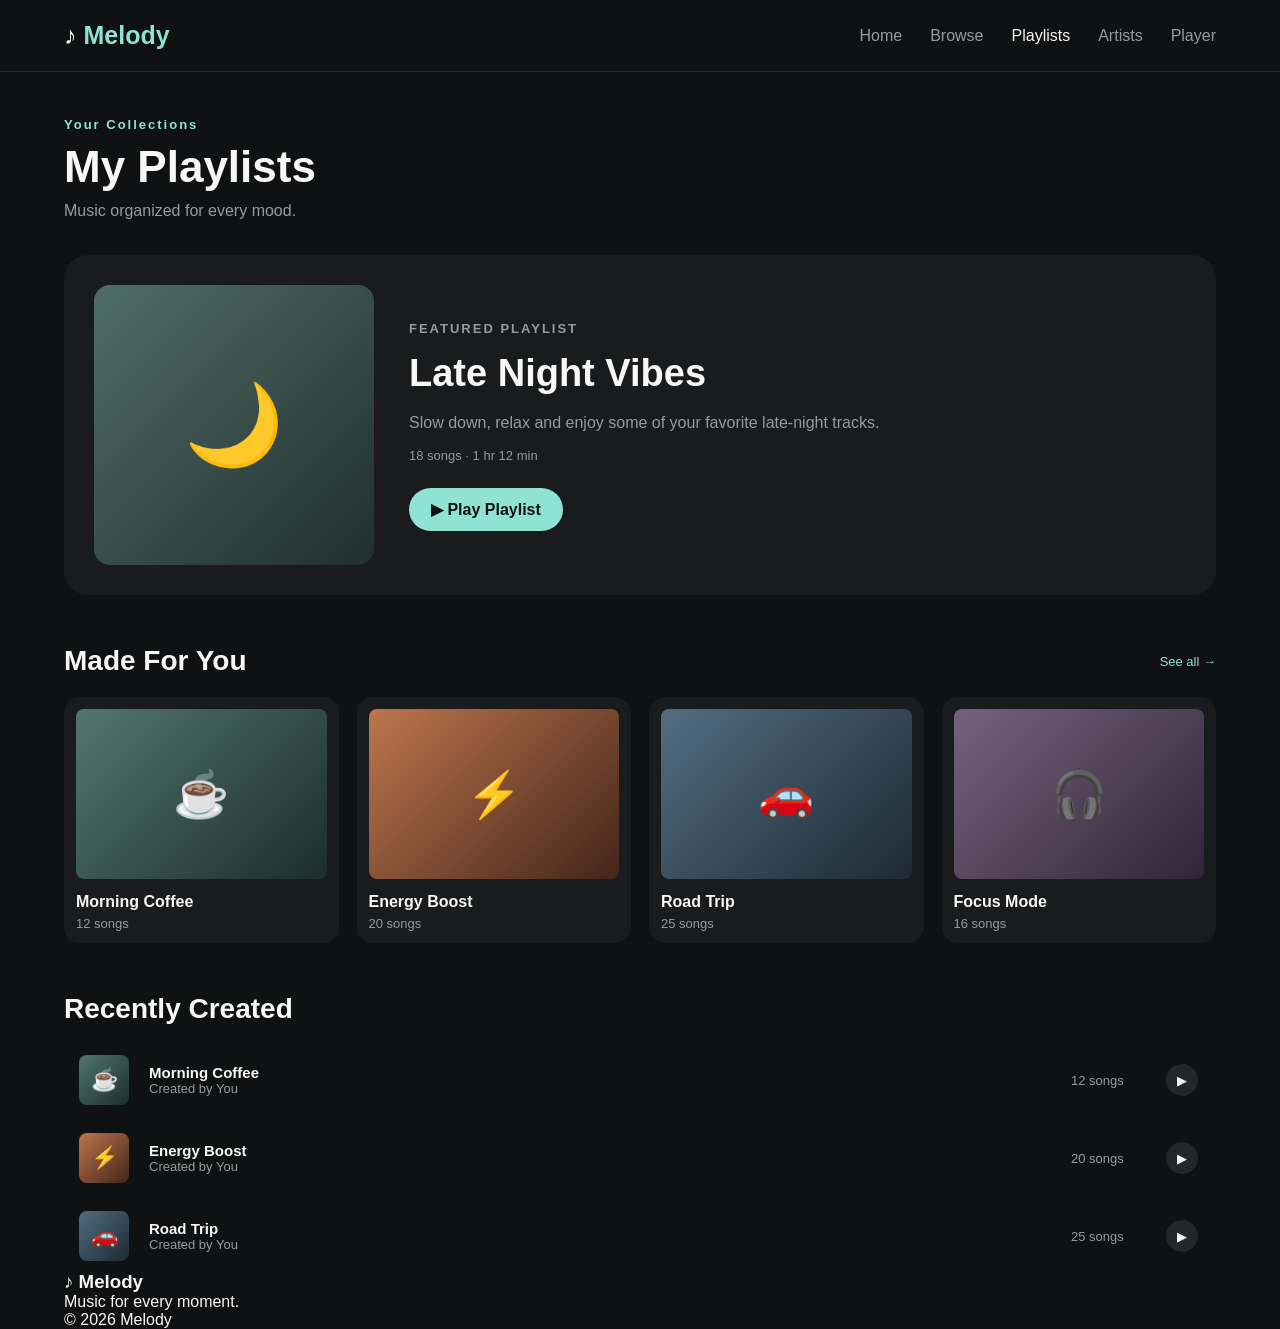
<file: playlists/playlists.html>
<!doctype html>
<html lang="en">
  <head>
    <meta charset="UTF-8" />

    <meta name="viewport" content="width=device-width, initial-scale=1.0" />

    <title>Melody - Playlists</title>

    <link rel="stylesheet" href="../common.css" />
    <link rel="stylesheet" href="playlists.css" />
  </head>

  <body>
    <!-- NAVBAR -->

    <nav class="navbar">
      <a href="../home/index.html" class="logo"> ♪ <span>Melody</span> </a>

      <div class="nav-links">
        <a href="../home/index.html"> Home </a>

        <a href="../browse/browse.html"> Browse </a>

        <a href="playlists.html" class="active"> Playlists </a>

        <a href="../artists/artists.html"> Artists </a>

        <a href="../player/player.html"> Player </a>
      </div>
    </nav>

    <main class="container fade-in">
      <!-- PAGE HEADER -->

      <section class="page-header">
        <p>Your Collections</p>

        <h1>My Playlists</h1>

        <span> Music organized for every mood. </span>
      </section>

      <!-- FEATURED PLAYLIST -->

      <section class="featured-playlist">
        <div class="featured-cover">
          <span>🌙</span>
        </div>

        <div class="featured-info">
          <p class="playlist-label">FEATURED PLAYLIST</p>

          <h2>Late Night Vibes</h2>

          <p>
            Slow down, relax and enjoy some of your favorite late-night tracks.
          </p>

          <span class="track-count"> 18 songs · 1 hr 12 min </span>

          <a href="../player/player.html" class="btn"> ▶ Play Playlist </a>
        </div>
      </section>

      <!-- PLAYLIST CARDS -->

      <section class="section">
        <div class="section-heading">
          <h2>Made For You</h2>

          <a href="#"> See all → </a>
        </div>

        <div class="playlist-grid">
          <article class="playlist-card">
            <div class="cover cover-one">
              <span>☕</span>
            </div>

            <h3>Morning Coffee</h3>

            <p>12 songs</p>
          </article>

          <article class="playlist-card">
            <div class="cover cover-two">
              <span>⚡</span>
            </div>

            <h3>Energy Boost</h3>

            <p>20 songs</p>
          </article>

          <article class="playlist-card">
            <div class="cover cover-three">
              <span>🚗</span>
            </div>

            <h3>Road Trip</h3>

            <p>25 songs</p>
          </article>

          <article class="playlist-card">
            <div class="cover cover-four">
              <span>🎧</span>
            </div>

            <h3>Focus Mode</h3>

            <p>16 songs</p>
          </article>
        </div>
      </section>

      <!-- RECENT PLAYLISTS -->

      <section class="section">
        <div class="section-heading">
          <h2>Recently Created</h2>
        </div>

        <div class="recent-playlists">
          <div class="recent-playlist">
            <div class="mini-cover cover-one">☕</div>

            <div>
              <h3>Morning Coffee</h3>

              <p>Created by You</p>
            </div>

            <span> 12 songs </span>

            <button>▶</button>
          </div>

          <div class="recent-playlist">
            <div class="mini-cover cover-two">⚡</div>

            <div>
              <h3>Energy Boost</h3>

              <p>Created by You</p>
            </div>

            <span> 20 songs </span>

            <button>▶</button>
          </div>

          <div class="recent-playlist">
            <div class="mini-cover cover-three">🚗</div>

            <div>
              <h3>Road Trip</h3>

              <p>Created by You</p>
            </div>

            <span> 25 songs </span>

            <button>▶</button>
          </div>
        </div>
      </section>
    </main>

    <!-- FOOTER -->

    <footer class="footer">
      <div class="container">
        <h3>♪ Melody</h3>

        <p>Music for every moment.</p>

        <span> © 2026 Melody </span>
      </div>
    </footer>
  </body>
</html>
</file>
<file: common.css>
/* ================================
   MELODY - COMMON CSS
================================ */

:root {
  /* Colors */
  --bg-color: #101112;
  --surface-color: #191b1d;
  --surface-hover: #242729;

  --primary-color: #8ee3d2;
  --secondary-color: #ff9f68;

  --text-color: #f7f7f5;
  --muted-text: #969b9c;

  --border-color: #292d2f;

  /* Sizes */
  --small-text: 13px;
  --normal-text: 16px;
  --large-text: 20px;

  --heading-medium: 28px;
  --heading-large: 44px;

  /* Spacing */
  --space-small: 10px;
  --space-medium: 20px;
  --space-large: 40px;

  /* Radius */
  --radius-small: 8px;
  --radius-medium: 16px;
  --radius-large: 24px;

  /* Width */
  --max-width: 1200px;
}

/* ================================
   RESET
================================ */

* {
  margin: 0;
  padding: 0;
  box-sizing: border-box;
}

body {
  background-color: var(--bg-color);
  color: var(--text-color);

  font-family: Arial, sans-serif;

  min-height: 100vh;
}

a {
  text-decoration: none;
  color: inherit;
}

button,
input {
  font-family: inherit;
}

/* ================================
   CONTAINER
================================ */

.container {
  width: 90%;
  max-width: var(--max-width);

  margin: 0 auto;
}

/* ================================
   NAVBAR
================================ */

.navbar {
  min-height: 72px;

  padding: 0 5%;

  display: flex;
  align-items: center;
  justify-content: space-between;

  border-bottom: 1px solid var(--border-color);
}

.logo {
  font-size: 25px;
  font-weight: bold;
}

.logo span {
  color: var(--primary-color);
}

.nav-links {
  display: flex;
  align-items: center;

  gap: 28px;
}

.nav-links a {
  color: var(--muted-text);

  font-size: var(--normal-text);

  transition: color 0.3s ease;
}

.nav-links a:hover {
  color: var(--primary-color);
}

.nav-links .active {
  color: var(--text-color);
}

/* ================================
   BUTTON
================================ */

.btn {
  display: inline-block;

  padding: 12px 22px;

  border: none;
  border-radius: 25px;

  background-color: var(--primary-color);
  color: var(--bg-color);

  font-size: var(--normal-text);
  font-weight: bold;

  cursor: pointer;

  transition:
    transform 0.3s ease,
    background-color 0.3s ease;
}

.btn:hover {
  transform: translateY(-3px);

  background-color: var(--secondary-color);
}

/* ================================
   SECTION
================================ */

.section {
  margin-top: 50px;
}

.section-heading {
  display: flex;
  align-items: center;
  justify-content: space-between;

  margin-bottom: 20px;
}

.section-heading h2 {
  font-size: var(--heading-medium);
}

.section-heading a {
  color: var(--primary-color);

  font-size: var(--small-text);
}

/* ================================
   FADE ANIMATION
================================ */

.fade-in {
  animation: fadeIn 0.7s ease;
}

@keyframes fadeIn {
  from {
    opacity: 0;
    transform: translateY(15px);
  }

  to {
    opacity: 1;
    transform: translateY(0);
  }
}

/* ================================
   MOBILE NAVBAR
================================ */

@media (max-width: 700px) {
  .navbar {
    padding: 18px 5%;

    flex-direction: column;

    gap: 15px;
  }

  .nav-links {
    gap: 15px;

    flex-wrap: wrap;

    justify-content: center;
  }
}

.navbar-frame {
  width: 100%;
  height: 75px;
  border: none;
  display: block;
}
</file>
<file: playlists/playlists.css>
/* ================================
   PLAYLIST PAGE
================================ */

.page-header {
  margin-top: 45px;
}

.page-header p {
  color: var(--primary-color);

  font-size: var(--small-text);

  font-weight: bold;

  letter-spacing: 2px;

  margin-bottom: 10px;
}

.page-header h1 {
  font-size: var(--heading-large);

  margin-bottom: 10px;
}

.page-header span {
  color: var(--muted-text);
}

/* ================================
   FEATURED PLAYLIST
================================ */

.featured-playlist {
  margin-top: 35px;

  padding: 30px;

  display: grid;

  grid-template-columns: 280px 1fr;

  gap: 35px;

  align-items: center;

  background-color: var(--surface-color);

  border-radius: var(--radius-large);
}

.featured-cover {
  height: 280px;

  display: flex;

  align-items: center;
  justify-content: center;

  border-radius: var(--radius-medium);

  background: linear-gradient(135deg, #506d68, #202f2d);
}

.featured-cover span {
  font-size: 80px;
}

.featured-info {
  max-width: 600px;
}

.playlist-label {
  color: var(--primary-color);

  font-size: var(--small-text);

  font-weight: bold;

  letter-spacing: 2px;
}

.featured-info h2 {
  font-size: 38px;

  margin: 10px 0 15px;
}

.featured-info > p {
  color: var(--muted-text);

  line-height: 1.6;

  margin-bottom: 12px;
}

.track-count {
  display: block;

  color: var(--muted-text);

  font-size: var(--small-text);

  margin-bottom: 25px;
}

/* ================================
   PLAYLIST GRID
================================ */

.playlist-grid {
  display: grid;

  grid-template-columns: repeat(4, 1fr);

  gap: 18px;
}

.playlist-card {
  padding: 12px;

  background-color: var(--surface-color);

  border-radius: var(--radius-medium);

  transition:
    transform 0.3s ease,
    background-color 0.3s ease;
}

.playlist-card:hover {
  transform: translateY(-6px);

  background-color: var(--surface-hover);
}

.cover {
  height: 170px;

  display: flex;

  align-items: center;
  justify-content: center;

  border-radius: var(--radius-small);

  font-size: 45px;

  margin-bottom: 14px;
}

.cover-one {
  background: linear-gradient(135deg, #52766f, #1c2d2a);
}

.cover-two {
  background: linear-gradient(135deg, #bd754d, #43251a);
}

.cover-three {
  background: linear-gradient(135deg, #526d82, #1d2a32);
}

.cover-four {
  background: linear-gradient(135deg, #75627d, #302536);
}

.playlist-card h3 {
  font-size: 16px;
}

.playlist-card p {
  color: var(--muted-text);

  font-size: var(--small-text);

  margin-top: 5px;
}

/* ================================
   RECENT PLAYLISTS
================================ */

.recent-playlists {
  display: flex;

  flex-direction: column;

  gap: 8px;
}

.recent-playlist {
  display: grid;

  grid-template-columns: 55px 1fr 80px 35px;

  align-items: center;

  gap: 15px;

  padding: 10px 15px;

  border-radius: var(--radius-small);

  transition: background-color 0.3s ease;
}

.recent-playlist:hover {
  background-color: var(--surface-color);
}

.mini-cover {
  width: 50px;
  height: 50px;

  display: flex;

  align-items: center;
  justify-content: center;

  border-radius: var(--radius-small);

  font-size: 22px;
}

.recent-playlist h3 {
  font-size: 15px;
}

.recent-playlist p,
.recent-playlist > span {
  color: var(--muted-text);

  font-size: var(--small-text);
}

.recent-playlist button {
  width: 32px;
  height: 32px;

  border: none;

  border-radius: 50%;

  background-color: var(--surface-hover);

  color: var(--text-color);

  cursor: pointer;

  transition: 0.3s ease;
}

.recent-playlist button:hover {
  background-color: var(--primary-color);

  color: var(--bg-color);
}

/* ================================
   TABLET
================================ */

@media (max-width: 900px) {
  .featured-playlist {
    grid-template-columns: 220px 1fr;
  }

  .featured-cover {
    height: 220px;
  }

  .playlist-grid {
    grid-template-columns: repeat(2, 1fr);
  }
}

/* ================================
   MOBILE
================================ */

@media (max-width: 600px) {
  .page-header h1 {
    font-size: 34px;
  }

  .featured-playlist {
    grid-template-columns: 1fr;

    padding: 20px;
  }

  .featured-cover {
    height: 220px;
  }

  .featured-info h2 {
    font-size: 30px;
  }

  .playlist-grid {
    grid-template-columns: repeat(2, 1fr);

    gap: 12px;
  }

  .cover {
    height: 130px;
  }

  .recent-playlist {
    grid-template-columns: 50px 1fr 35px;
  }

  .recent-playlist > span {
    display: none;
  }
}
</file>
